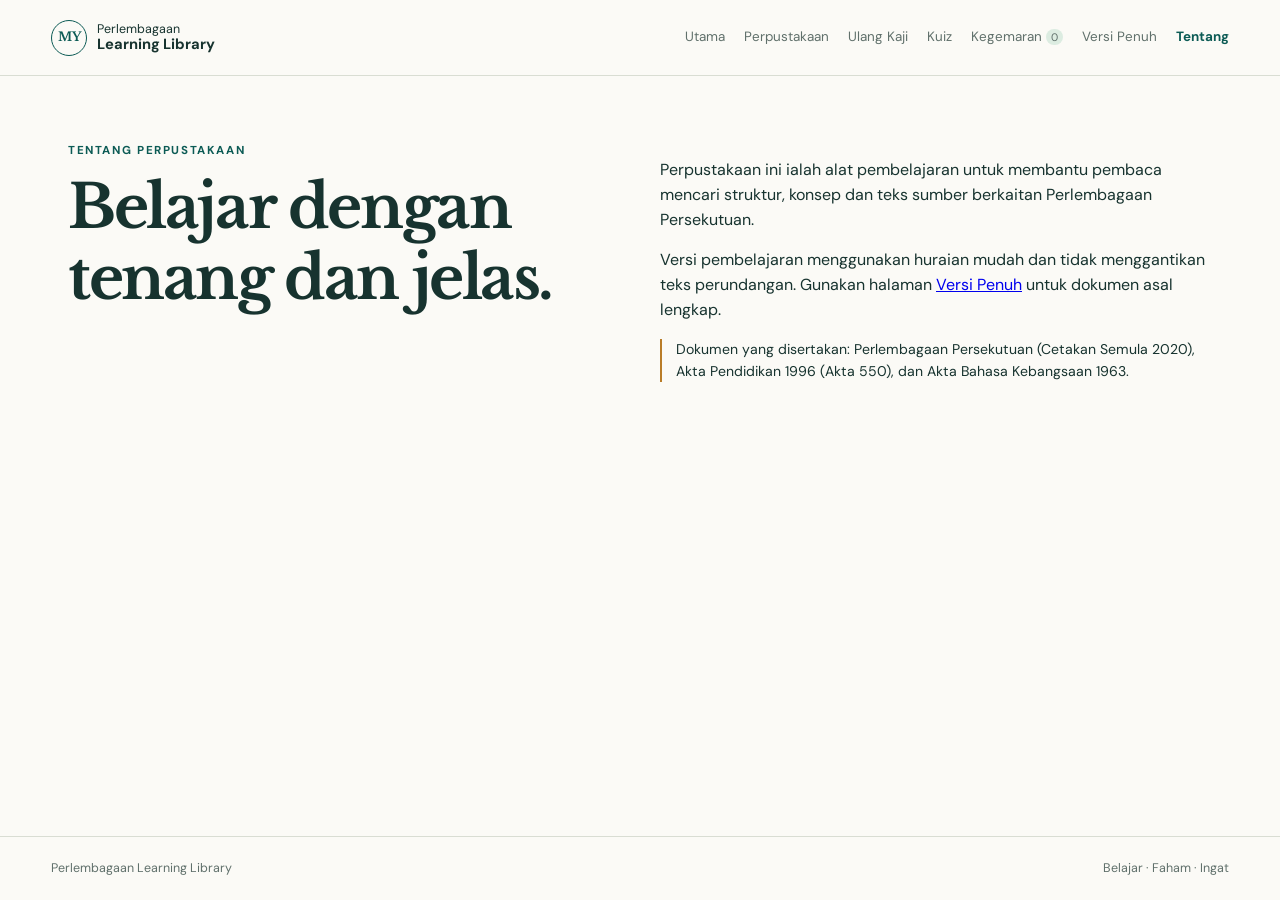
<file: about.html>
<!doctype html><html lang="ms"><head><meta charset="utf-8"><meta name="viewport" content="width=device-width, initial-scale=1"><title>Tentang | Perlembagaan Learning Library</title><link rel="preconnect" href="https://fonts.googleapis.com"><link rel="preconnect" href="https://fonts.gstatic.com" crossorigin><link href="https://fonts.googleapis.com/css2?family=DM+Sans:wght@400;500;600;700&family=Libre+Baskerville:wght@400;700&display=swap" rel="stylesheet"><link rel="stylesheet" href="style.css"></head><body><header class="site-header"><a class="brand" href="index.html"><span class="brand-mark">MY</span><span>Perlembagaan<br><strong>Learning Library</strong></span></a><button class="menu-button" id="menuButton">Menu ☰</button><nav id="mainNav"><a href="index.html">Utama</a><a href="library.html">Perpustakaan</a><a href="revision.html">Ulang Kaji</a><a href="quiz.html">Kuiz</a><a href="favourites.html">Kegemaran <span class="count" data-fav-count>0</span></a><a href="full-version.html">Versi Penuh</a><a class="active" href="about.html">Tentang</a></nav></header><main class="section-shell page-main about"><div><p class="eyebrow">TENTANG PERPUSTAKAAN</p><h1 class="page-title">Belajar dengan tenang dan jelas.</h1></div><div><p>Perpustakaan ini ialah alat pembelajaran untuk membantu pembaca mencari struktur, konsep dan teks sumber berkaitan Perlembagaan Persekutuan.</p><p>Versi pembelajaran menggunakan huraian mudah dan tidak menggantikan teks perundangan. Gunakan halaman <a href="full-version.html">Versi Penuh</a> untuk dokumen asal lengkap.</p><p class="source-note">Dokumen yang disertakan: Perlembagaan Persekutuan (Cetakan Semula 2020), Akta Pendidikan 1996 (Akta 550), dan Akta Bahasa Kebangsaan 1963.</p></div></main><footer><span>Perlembagaan Learning Library</span><span>Belajar · Faham · Ingat</span></footer><script src="common.js"></script></body></html>
</file>
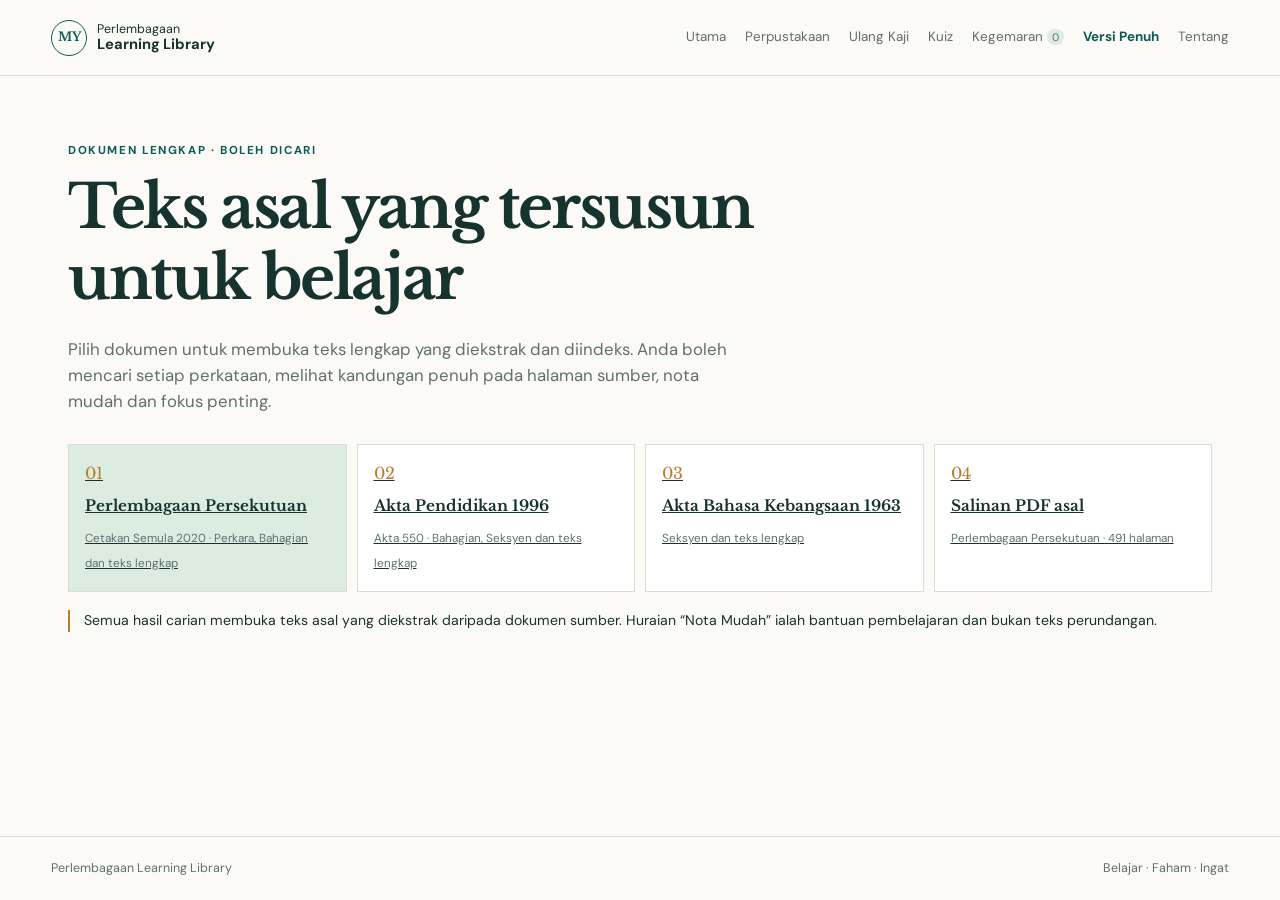
<file: full-version.html>
<!doctype html><html lang="ms"><head><meta charset="utf-8"><meta name="viewport" content="width=device-width, initial-scale=1"><title>Versi Penuh | Perlembagaan Learning Library</title><link rel="preconnect" href="https://fonts.googleapis.com"><link rel="preconnect" href="https://fonts.gstatic.com" crossorigin><link href="https://fonts.googleapis.com/css2?family=DM+Sans:wght@400;500;600;700&family=Libre+Baskerville:wght@400;700&display=swap" rel="stylesheet"><link rel="stylesheet" href="style.css"></head><body><header class="site-header"><a class="brand" href="index.html"><span class="brand-mark">MY</span><span>Perlembagaan<br><strong>Learning Library</strong></span></a><button class="menu-button" id="menuButton">Menu ☰</button><nav id="mainNav"><a href="index.html">Utama</a><a href="library.html">Perpustakaan</a><a href="revision.html">Ulang Kaji</a><a href="quiz.html">Kuiz</a><a href="favourites.html">Kegemaran <span class="count" data-fav-count>0</span></a><a class="active" href="full-version.html">Versi Penuh</a><a href="about.html">Tentang</a></nav></header><main class="section-shell page-main"><p class="eyebrow">DOKUMEN LENGKAP · BOLEH DICARI</p><h1 class="page-title">Teks asal yang tersusun untuk belajar</h1><p class="lead">Pilih dokumen untuk membuka teks lengkap yang diekstrak dan diindeks. Anda boleh mencari setiap perkataan, melihat kandungan penuh pada halaman sumber, nota mudah dan fokus penting.</p><div class="document-list"><a class="document-card active" href="document.html?doc=constitution"><span>01</span><b>Perlembagaan Persekutuan</b><small>Cetakan Semula 2020 · Perkara, Bahagian dan teks lengkap</small></a><a class="document-card" href="document.html?doc=education"><span>02</span><b>Akta Pendidikan 1996</b><small>Akta 550 · Bahagian, Seksyen dan teks lengkap</small></a><a class="document-card" href="document.html?doc=language"><span>03</span><b>Akta Bahasa Kebangsaan 1963</b><small>Seksyen dan teks lengkap</small></a><a class="document-card" href="assets/Perlembagaan-Persekutuan-Cetakan-Semula-2020-Salinan.pdf" target="_blank"><span>04</span><b>Salinan PDF asal</b><small>Perlembagaan Persekutuan · 491 halaman</small></a></div><p class="source-note">Semua hasil carian membuka teks asal yang diekstrak daripada dokumen sumber. Huraian “Nota Mudah” ialah bantuan pembelajaran dan bukan teks perundangan.</p></main><footer><span>Perlembagaan Learning Library</span><span>Belajar · Faham · Ingat</span></footer><script src="common.js"></script></body></html>
</file>
<file: style.css>
:root{--ink:#17332f;--muted:#60706b;--paper:#fbfaf6;--cream:#f2eee3;--line:#d9ddd3;--teal:#0c5b55;--mint:#dcece1;--gold:#b97c28;--serif:'Libre Baskerville',Georgia,serif;--sans:'DM Sans',Arial,sans-serif}*{box-sizing:border-box}html{scroll-behavior:smooth}body{margin:0;background:var(--paper);color:var(--ink);font-family:var(--sans);line-height:1.55}.site-header{height:76px;display:flex;align-items:center;justify-content:space-between;padding:0 max(4vw,28px);border-bottom:1px solid var(--line);background:rgba(251,250,246,.96);position:sticky;top:0;z-index:5}.brand{display:flex;gap:10px;align-items:center;color:var(--ink);text-decoration:none;font-size:.78rem;line-height:1.15}.brand strong{font-size:.92rem}.brand-mark{border:1px solid var(--teal);border-radius:50%;width:36px;height:36px;display:grid;place-items:center;font-family:var(--serif);font-weight:bold;color:var(--teal)}nav{display:flex;gap:19px;align-items:center}nav a{font-size:.84rem;color:var(--muted);text-decoration:none;white-space:nowrap}nav a:hover,nav a.active{color:var(--teal);font-weight:700}.count{font-size:.68rem;background:var(--mint);padding:1px 5px;border-radius:9px}.menu-button{display:none}.section-shell{max-width:1200px;margin:auto;padding-left:28px;padding-right:28px}.hero{padding-top:86px;padding-bottom:76px;display:grid;grid-template-columns:1.35fr .65fr;gap:72px;align-items:center}.eyebrow{font-size:.72rem;letter-spacing:.14em;font-weight:700;color:var(--teal);margin:0 0 12px}.hero h1,.page-title{font:700 clamp(2.2rem,4.7vw,4.35rem)/1.18 var(--serif);letter-spacing:-.04em;margin:0;max-width:800px}.hero h1 em{color:var(--teal);font-weight:400}.lead{font-size:1.05rem;max-width:670px;color:var(--muted);margin:22px 0 30px}.search-panel,.article-card,.quiz-box{background:#fff;border:1px solid var(--line);padding:20px}.search-panel label{font-size:.82rem;font-weight:700;display:block;margin-bottom:8px}.search-row{display:flex;border:1px solid #b9c5bb;align-items:center;padding-left:14px;gap:10px}.search-row span{font-size:1.5rem;color:var(--teal)}input{border:0;outline:0;padding:14px 2px;width:100%;font:inherit}.search-row button,.next-button{border:0;background:var(--teal);color:#fff;font:700 .85rem var(--sans);padding:13px 18px;cursor:pointer}.search-suggestions{display:flex;flex-wrap:wrap;gap:8px;margin-top:12px;font-size:.77rem;color:var(--muted)}.search-suggestions button,.open-topic,.text-button{border:0;background:none;color:var(--teal);font:700 .78rem var(--sans);cursor:pointer;padding:3px 0}.search-suggestions button{text-decoration:underline;font-weight:400}.hero-card,.revision-card{background:var(--teal);color:#f6f3e9;padding:32px}.seal{border:1px solid #cfdbbe;border-radius:50%;width:48px;height:48px;display:grid;place-items:center;font-family:var(--serif);font-size:1.5rem}.hero-card .eyebrow,.revision-card .eyebrow{color:#cfdbbe;margin-top:22px}.hero-card ol{padding:0;list-style:none;counter-reset:steps}.hero-card li{padding:12px 0 12px 31px;border-bottom:1px solid #ffffff2b;position:relative}.hero-card li:before{counter-increment:steps;content:'0' counter(steps);position:absolute;left:0;color:#cfdbbe;font-size:.75rem}.hero-card li span{display:block;font-size:.83rem;color:#dbe7df}.hero-card a{color:#fff;display:flex;justify-content:space-between;text-decoration:none;font-weight:700;margin-top:20px}.feature-strip{background:var(--cream);padding:40px max(4vw,28px);display:grid;grid-template-columns:repeat(3,1fr);gap:34px}.feature-strip span,.library-number,.document-card span{font-family:var(--serif);color:var(--gold)}.feature-strip h3{margin:7px 0;font-size:1rem}.feature-strip p{margin:0;color:var(--muted);font-size:.9rem}.results-section{padding-top:42px;padding-bottom:20px}.section-heading{display:flex;justify-content:space-between;align-items:end;gap:20px;margin-bottom:30px}.section-heading h2{font:700 2rem var(--serif);margin:0}.article-grid{display:grid;grid-template-columns:repeat(3,1fr);gap:16px}.article-card{display:flex;flex-direction:column}.meta{font-size:.72rem;color:var(--teal);font-weight:700}.article-card h3{font:700 1.03rem/1.35 var(--serif);margin:10px 0}.article-card p{font-size:.86rem;color:var(--muted);margin:0 0 13px}.tag-list{display:flex;gap:6px;flex-wrap:wrap;margin-bottom:15px}.tag{font-size:.7rem;color:var(--teal);background:var(--mint);padding:3px 7px;border-radius:12px}.card-actions{display:flex;justify-content:space-between;align-items:center;margin-top:auto}.fav-button{border:0;background:none;color:var(--gold);font-size:1.2rem;cursor:pointer}.home-links{display:grid;grid-template-columns:1fr 1fr;gap:16px;padding-top:72px;padding-bottom:85px}.home-links a{display:block;padding:27px;background:var(--cream);border:1px solid var(--line);color:var(--ink);text-decoration:none}.home-links a:hover,.document-card:hover,.document-card.active{background:var(--mint)}.home-links h2{font:700 1.35rem var(--serif);margin:12px 0 5px}.home-links p{margin:0;color:var(--muted);font-size:.85rem}.page-main{padding-top:66px;padding-bottom:85px;min-height:calc(100vh - 140px)}.category-topics{margin-top:55px;padding-top:55px;border-top:1px solid var(--line)}.library-grid{display:grid;grid-template-columns:repeat(3,1fr);border-top:1px solid var(--line);border-left:1px solid var(--line)}.library-card{border:0;border-right:1px solid var(--line);border-bottom:1px solid var(--line);background:transparent;text-align:left;padding:23px;min-height:190px;color:var(--ink);cursor:pointer}.library-card:hover{background:var(--mint)}.library-card h3{font:700 1.1rem/1.35 var(--serif);margin:14px 0 8px}.library-card p{font-size:.83rem;color:var(--muted);margin:0}.library-card small{display:block;margin-top:18px;color:var(--teal);font-size:.7rem;font-weight:700}.topic-sub{color:var(--muted);margin:10px 0 0}.topic-layout{display:grid;grid-template-columns:1.35fr .65fr;gap:25px;margin-top:35px}.learn-block{background:#fff;padding:24px 26px;margin-bottom:14px;border-left:3px solid var(--gold)}.learn-block.easy{border-left-color:#51a079}.learn-block.note{border-left-color:var(--teal)}.learn-block h3,.side-card h3{font-size:.75rem;letter-spacing:.12em;color:var(--teal);margin:0 0 10px}.learn-block p,.side-card p{margin:0}.learn-block ul{margin:0;padding-left:20px}.learn-block li{margin:7px 0}.source-block{background:#e4ece6;padding:25px}.source-block summary{font-weight:700;color:var(--teal);cursor:pointer}.source-block p{font-family:var(--serif);font-size:.9rem;line-height:1.8}.side-card{border:1px solid #c9d2c7;padding:21px;margin-bottom:14px}.revision-layout{display:grid;grid-template-columns:320px 1fr;gap:16px}.revision-choices{display:flex;flex-wrap:wrap;gap:8px;align-content:start}.revision-choices button{border:0;background:#e6ebe4;color:var(--ink);padding:10px 13px;font:700 .78rem var(--sans);cursor:pointer}.revision-choices button.active{background:var(--teal);color:#fff}.revision-card{min-height:230px}.revision-card h2{font:700 1.5rem var(--serif);margin:6px 0 13px}.revision-card ul{padding-left:18px}.quiz-box{max-width:760px}.quiz-progress{font-size:.75rem;color:var(--teal);font-weight:700}.quiz-question{font:700 1.2rem/1.45 var(--serif);margin:13px 0 22px}.answers{display:grid;gap:9px}.answer{border:1px solid var(--line);background:#fff;text-align:left;padding:12px 14px;font:inherit;cursor:pointer;color:var(--ink)}.answer.correct{background:#e1f0e4;border-color:#538d61}.answer.wrong{background:#f8e8e1;border-color:#ba765a}.quiz-feedback{margin-top:19px;padding:14px;background:var(--cream);font-size:.88rem}.empty-state{color:var(--muted)}.about{display:grid;grid-template-columns:1fr 1fr;gap:40px}.source-note{border-left:2px solid var(--gold);padding-left:14px;font-size:.88rem}.document-list{display:grid;grid-template-columns:repeat(4,1fr);gap:10px;margin:28px 0 18px}.document-card{min-height:132px;border:1px solid var(--line);background:#fff;text-align:left;padding:16px;cursor:pointer;color:var(--ink)}.document-card b{display:block;font:700 .95rem/1.35 var(--serif);margin:9px 0}.document-card small{font-size:.73rem;color:var(--muted)}.pdf-actions{display:flex;gap:20px;align-items:center;margin:20px 0}.pdf-actions .next-button{text-decoration:none;display:inline-block}.full-pdf{width:100%;height:78vh;min-height:590px;border:1px solid var(--line);background:#fff}footer{border-top:1px solid var(--line);padding:22px max(4vw,28px);display:flex;justify-content:space-between;color:var(--muted);font-size:.78rem}@media(max-width:850px){.hero,.topic-layout,.revision-layout{grid-template-columns:1fr}.library-grid,.article-grid{grid-template-columns:repeat(2,1fr)}.document-list{grid-template-columns:repeat(2,1fr)}}@media(max-width:650px){.site-header{height:68px}.menu-button{display:block;border:0;background:none;color:var(--teal);font:700 .82rem var(--sans);cursor:pointer}nav{display:none;position:absolute;top:68px;left:0;right:0;background:var(--paper);padding:12px 28px 20px;border-bottom:1px solid var(--line);flex-direction:column;align-items:flex-start;gap:10px}nav.open{display:flex}.section-shell{padding-left:20px;padding-right:20px}.hero{padding-top:45px;padding-bottom:45px;gap:30px}.feature-strip,.home-links,.library-grid,.article-grid,.document-list{grid-template-columns:1fr}.feature-strip{padding:30px 20px}.page-main{padding-top:45px;padding-bottom:55px}.library-card{min-height:0}.learn-block,.source-block,.side-card,.quiz-box{padding:20px}.about{grid-template-columns:1fr;gap:15px}.full-pdf{height:65vh;min-height:480px}.pdf-actions{flex-direction:column;align-items:flex-start;gap:10px}footer{display:block}footer span+span{display:block;margin-top:5px}}
</file>
